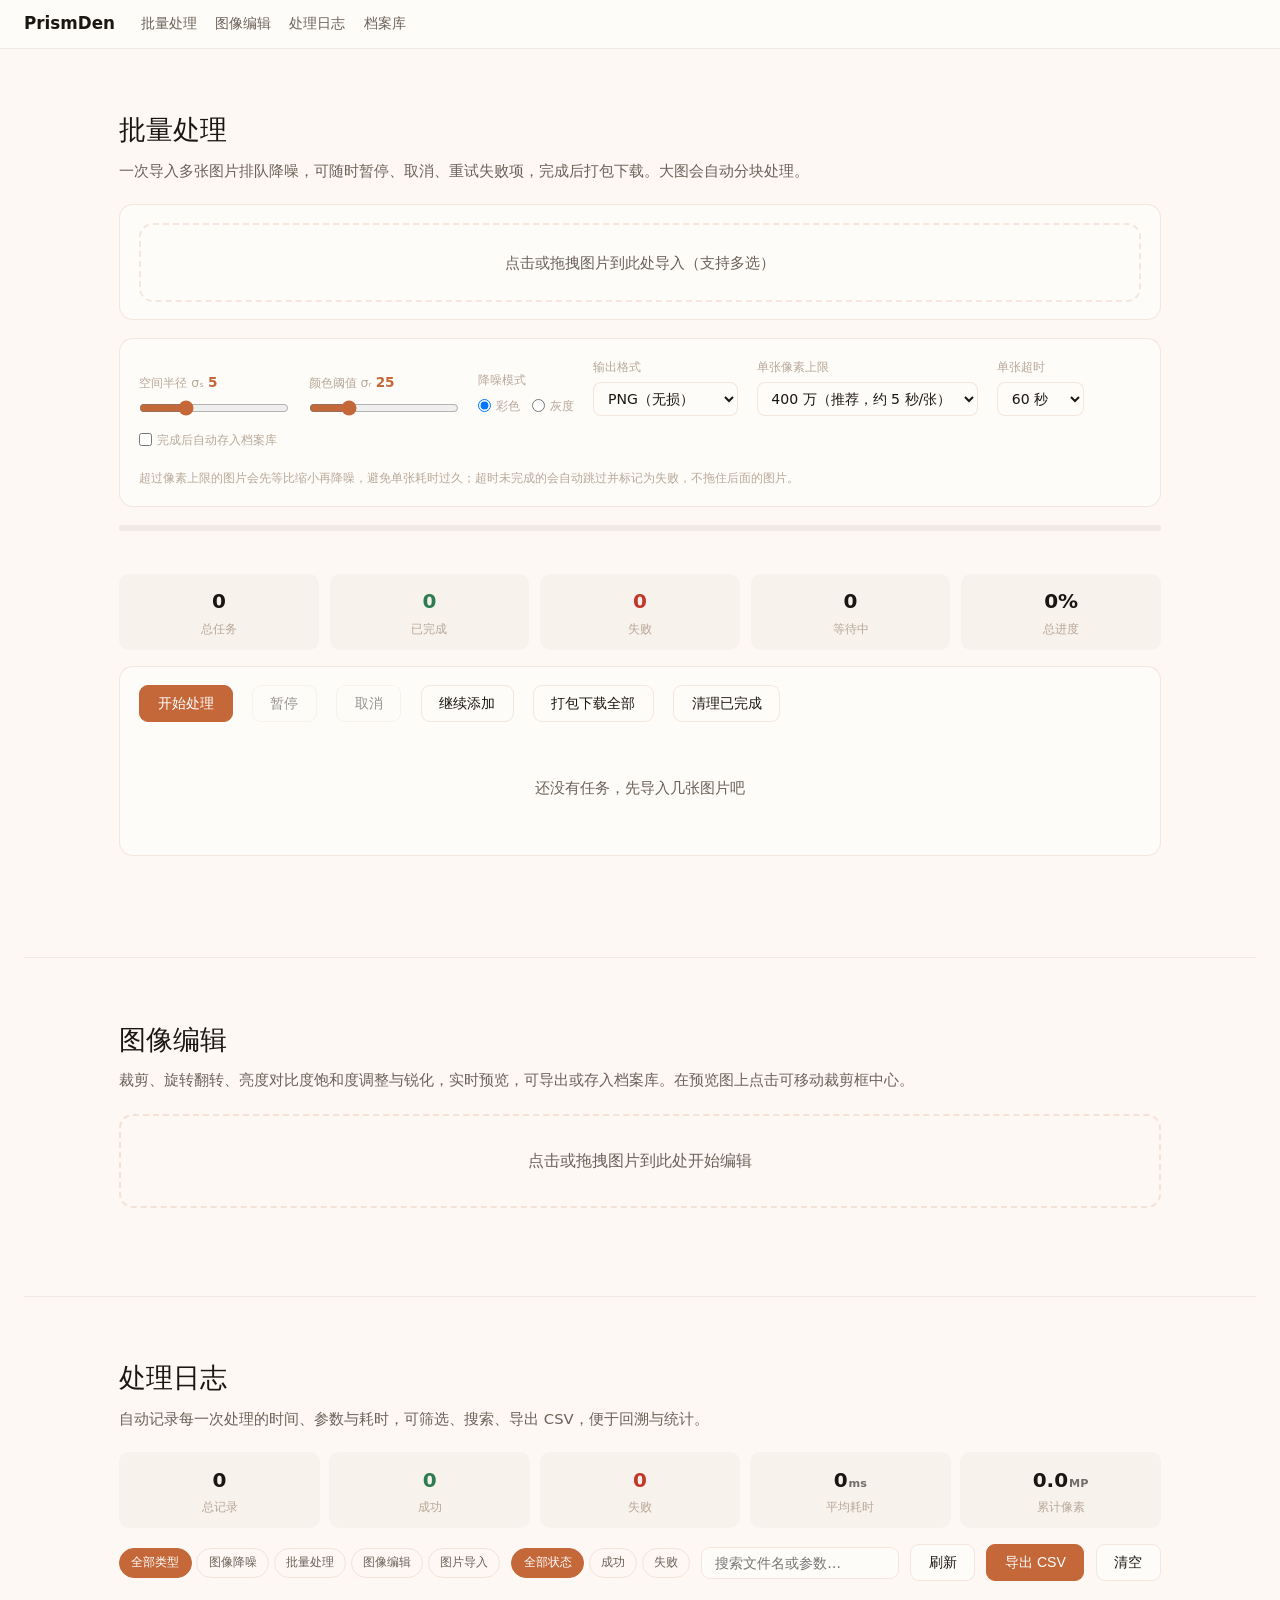
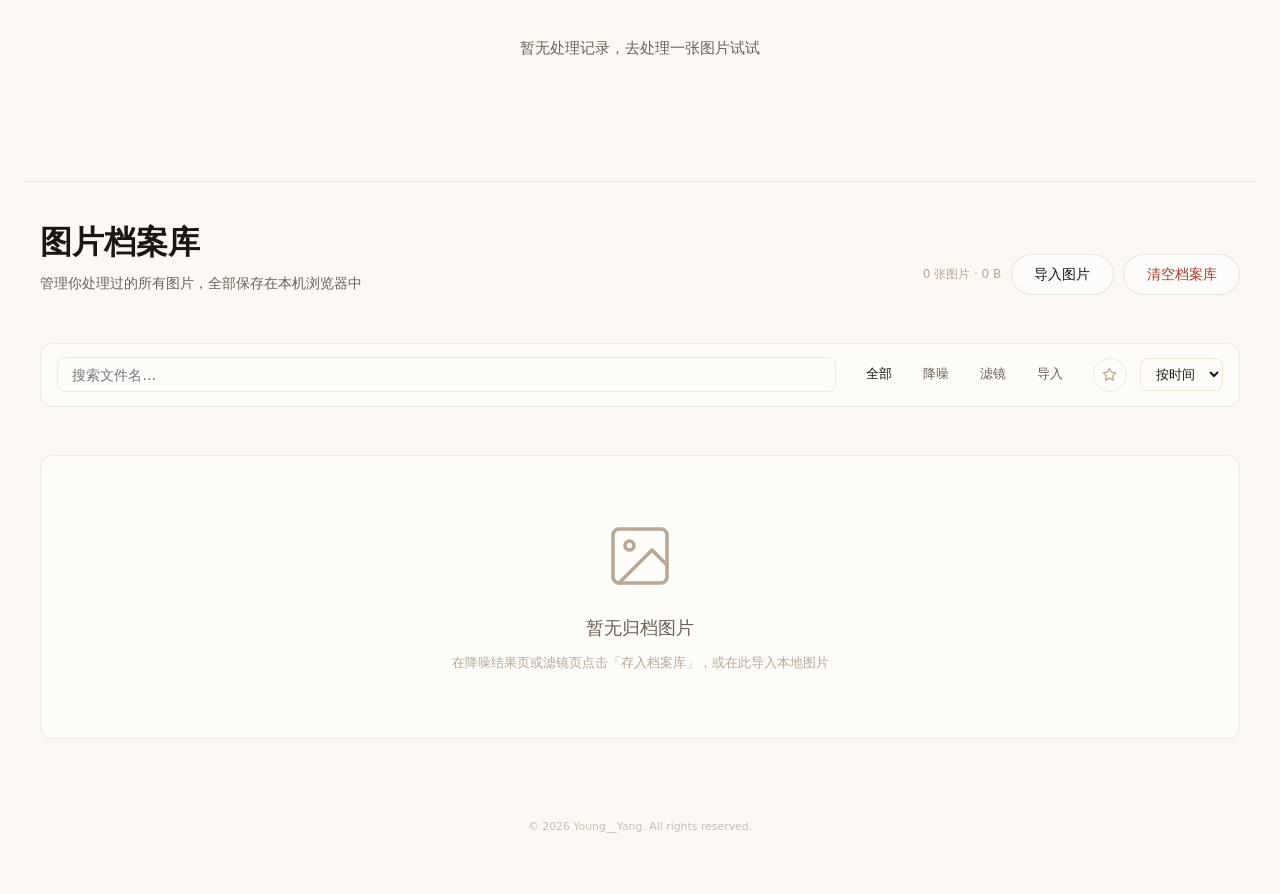
<file: index.html>
<!--
  PrismDen 棱镜降噪图像处理系统 V1.0
  单页主文档：集成批量降噪、图像编辑、处理日志、图片档案库四大功能区
  著作权人：Young__Yang
  完成日期：2026-09-28
  权利取得方式：原始取得  权利范围：全部权利
-->
<!DOCTYPE html>
<html lang="zh-CN">
<head>
  <meta charset="UTF-8" />
  <meta name="viewport" content="width=device-width, initial-scale=1.0" />
  <meta name="format-detection" content="telephone=no" />
  <meta name="color-scheme" content="light" />
  <title>PrismDen 棱镜降噪</title>
  <link rel="stylesheet" href="style.css" />
  <link rel="stylesheet" href="modules.css" />
  <link rel="stylesheet" href="archive.css" />
  <link rel="icon" href="./002.jpg" type="image/x-icon" />
</head>
<body>
<header class="topbar">
  <span class="topbar-brand">PrismDen</span>
  <nav class="topbar-nav">
    <a href="#sec-batch">批量处理</a>
    <a href="#sec-editor">图像编辑</a>
    <a href="#sec-log">处理日志</a>
    <a href="#sec-archive">档案库</a>
  </nav>
</header>

<main class="page">
<section class="sec" id="sec-batch">
  <main class="mod-main">
    <h2 class="mod-title">批量处理</h2>
    <p class="mod-sub">一次导入多张图片排队降噪，可随时暂停、取消、重试失败项，完成后打包下载。大图会自动分块处理。</p>

    <div class="mod-card">
      <div class="batch-zone" id="batchZone">
        <span>点击或拖拽图片到此处导入（支持多选）</span>
        <input type="file" id="batchFileInput" accept="image/*" multiple hidden />
      </div>
    </div>

    <div class="mod-card">
      <div class="mod-row">
        <div class="mod-field">
          <label><span>空间半径 σₛ</span> <span class="mod-val" id="batchSigmaSVal">5</span></label>
          <input type="range" id="batchSigmaS" min="1" max="15" value="5" />
        </div>
        <div class="mod-field">
          <label><span>颜色阈值 σᵣ</span> <span class="mod-val" id="batchSigmaRVal">25</span></label>
          <input type="range" id="batchSigmaR" min="1" max="100" value="25" />
        </div>
        <div class="mod-field">
          <label>降噪模式</label>
          <div style="display:flex; gap:0.8rem;">
            <label class="batch-radio"><input type="radio" name="batchMode" value="bilateral" checked /> <span>彩色</span></label>
            <label class="batch-radio"><input type="radio" name="batchMode" value="grayscale" /> <span>灰度</span></label>
          </div>
        </div>
        <div class="mod-field">
          <label>输出格式</label>
          <select id="batchFormat">
            <option value="png">PNG（无损）</option>
            <option value="jpeg">JPEG（体积小）</option>
            <option value="webp">WebP</option>
          </select>
        </div>
        <div class="mod-field hidden" id="batchQualityRow">
          <label><span>输出质量</span> <span class="mod-val" id="batchQualityVal">92</span></label>
          <input type="range" id="batchQuality" min="50" max="100" value="92" />
        </div>
        <div class="mod-field">
          <label>单张像素上限</label>
          <select id="batchMaxPixels">
            <option value="4000000" selected>400 万（推荐，约 5 秒/张）</option>
            <option value="8000000">800 万（约 11 秒/张）</option>
            <option value="12000000">1200 万（约 16 秒/张）</option>
            <option value="0">不限制（大图会很慢）</option>
          </select>
        </div>
        <div class="mod-field">
          <label>单张超时</label>
          <select id="batchTimeout">
            <option value="30">30 秒</option>
            <option value="60" selected>60 秒</option>
            <option value="180">180 秒</option>
            <option value="0">不限制</option>
          </select>
        </div>
        <div class="mod-field">
          <label class="batch-radio" style="padding-bottom:0.5rem;">
            <input type="checkbox" id="batchSaveArchive" /> <span>完成后自动存入档案库</span>
          </label>
        </div>
      </div>
      <p style="margin:0.7rem 0 0; font-size:0.76rem; color:var(--stone); line-height:1.6;">
        超过像素上限的图片会先等比缩小再降噪，避免单张耗时过久；超时未完成的会自动跳过并标记为失败，不拖住后面的图片。
      </p>
    </div>

    <div class="batch-overall"><div class="batch-overall-fill" id="batchOverallBar"></div></div>
    <div class="batch-queue-info" id="batchQueueInfo"></div>

    <div class="batch-summary" id="batchSummary"></div>

    <div class="mod-card">
      <div class="mod-row" style="margin-bottom:1rem;">
        <button class="mod-btn primary" id="batchStartBtn">开始处理</button>
        <button class="mod-btn" id="batchPauseBtn">暂停</button>
        <button class="mod-btn danger" id="batchCancelBtn">取消</button>
        <button class="mod-btn" id="batchPickBtn">继续添加</button>
        <button class="mod-btn" id="batchPackBtn">打包下载全部</button>
        <button class="mod-btn danger" id="batchClearBtn">清理已完成</button>
      </div>

      <div class="batch-list" id="batchList"></div>
      <div class="mod-empty hidden" id="batchEmpty">还没有任务，先导入几张图片吧</div>
    </div>
  </main>
</section>

<section class="sec" id="sec-editor">
  <main class="mod-main">
    <h2 class="mod-title">图像编辑</h2>
    <p class="mod-sub">裁剪、旋转翻转、亮度对比度饱和度调整与锐化，实时预览，可导出或存入档案库。在预览图上点击可移动裁剪框中心。</p>

    <div class="editor-zone" id="editorZone">
      <span>点击或拖拽图片到此处开始编辑</span>
      <input type="file" id="editorFileInput" accept="image/*" hidden />
    </div>

    <div class="editor-layout hidden" id="editorStageWrap" style="margin-top:1.2rem;">
      <div class="editor-stage" id="editorStage">
        <canvas id="editorCanvas"></canvas>
      </div>

      <div class="editor-panel hidden" id="editorPanel">
        <div class="mod-card" style="margin:0;">
          <div class="editor-group" style="border-top:none; padding-top:0;">
            <div class="editor-group-title">裁剪</div>
            <div class="editor-slider-row">
              <span>比例</span>
              <select id="editorCropRatio">
                <option value="origin">原图比例</option>
                <option value="1:1">1:1 方形</option>
                <option value="4:3">4:3</option>
                <option value="3:2">3:2</option>
                <option value="16:9">16:9</option>
              </select>
            </div>
            <div class="editor-slider-row">
              <span>取景</span>
              <input type="range" id="editorCropScale" min="30" max="100" value="100" />
              <span class="mod-val" id="editorCropScaleVal">100%</span>
            </div>
          </div>

          <div class="editor-group">
            <div class="editor-group-title">旋转与翻转</div>
            <div class="editor-slider-row">
              <span>角度</span>
              <select id="editorRotate">
                <option value="0">0°</option>
                <option value="90">90°</option>
                <option value="180">180°</option>
                <option value="270">270°</option>
              </select>
            </div>
            <div class="mod-row">
              <button class="mod-btn" id="editorFlipH">水平翻转</button>
              <button class="mod-btn" id="editorFlipV">垂直翻转</button>
            </div>
          </div>

          <div class="editor-group">
            <div class="editor-group-title">色彩调整</div>
            <div class="editor-slider-row">
              <span>亮度</span>
              <input type="range" id="editorBrightness" min="-100" max="100" value="0" />
              <span class="mod-val" id="editorBrightnessVal">0</span>
            </div>
            <div class="editor-slider-row">
              <span>对比</span>
              <input type="range" id="editorContrast" min="-100" max="100" value="0" />
              <span class="mod-val" id="editorContrastVal">0</span>
            </div>
            <div class="editor-slider-row">
              <span>饱和</span>
              <input type="range" id="editorSaturation" min="-100" max="100" value="0" />
              <span class="mod-val" id="editorSaturationVal">0</span>
            </div>
            <div class="editor-slider-row">
              <span>锐化</span>
              <input type="range" id="editorSharpen" min="0" max="100" value="0" />
              <span class="mod-val" id="editorSharpenVal">0</span>
            </div>
          </div>

          <div class="editor-group">
            <div class="editor-group-title">预设风格</div>
            <select id="editorPreset" style="width:100%;">
              <option value="none">不使用</option>
              <option value="vivid">鲜艳</option>
              <option value="mono">黑白</option>
              <option value="retro">复古</option>
            </select>
          </div>

          <div class="editor-group">
            <div class="editor-group-title">输出</div>
            <select id="editorFormat" style="width:100%; margin-bottom:0.6rem;">
              <option value="png">PNG</option>
              <option value="jpeg">JPEG</option>
              <option value="webp">WebP</option>
            </select>
            <div class="mod-row">
              <button class="mod-btn primary" id="editorDownloadBtn">导出图片</button>
              <button class="mod-btn" id="editorArchiveBtn">存档案库</button>
              <button class="mod-btn" id="editorPickBtn">更换图片</button>
              <button class="mod-btn danger" id="editorResetBtn">重置参数</button>
            </div>
          </div>
        </div>
      </div>
    </div>

    <div class="editor-info" id="editorInfo"></div>
    <div style="display:none;" id="editorFileName"></div>
  </main>
</section>

<section class="sec" id="sec-log">
  <main class="mod-main">
    <h2 class="mod-title">处理日志</h2>
    <p class="mod-sub">自动记录每一次处理的时间、参数与耗时，可筛选、搜索、导出 CSV，便于回溯与统计。</p>

    <div class="log-stats" id="logStats"></div>

    <div class="log-toolbar">
      <div class="log-tabs" id="logTypeTabs">
        <button class="log-tab active" data-value="all">全部类型</button>
        <button class="log-tab" data-value="denoise">图像降噪</button>
        <button class="log-tab" data-value="batch">批量处理</button>
        <button class="log-tab" data-value="edit">图像编辑</button>
        <button class="log-tab" data-value="import">图片导入</button>
      </div>
      <div class="log-tabs" id="logStatusTabs">
        <button class="log-tab active" data-value="all">全部状态</button>
        <button class="log-tab" data-value="success">成功</button>
        <button class="log-tab" data-value="error">失败</button>
      </div>
      <input type="text" class="log-search" id="logSearch" placeholder="搜索文件名或参数…" />
      <button class="mod-btn" id="logRefreshBtn">刷新</button>
      <button class="mod-btn primary" id="logExportBtn">导出 CSV</button>
      <button class="mod-btn danger" id="logClearBtn">清空</button>
    </div>

    <div class="log-list" id="logList"></div>
    <div class="mod-empty hidden" id="logEmpty">暂无处理记录，去处理一张图片试试</div>
  </main>
</section>

<section class="sec" id="sec-archive">
  <main class="page-main archive-main">

    <div class="archive-header">
      <div>
        <h2 class="archive-title">图片档案库</h2>
        <p class="archive-subtitle">管理你处理过的所有图片，全部保存在本机浏览器中</p>
      </div>
      <div class="archive-header-actions">
        <span class="archive-storage" id="archiveStorage"></span>
        <button class="btn btn-ghost" id="archiveImportBtn">导入图片</button>
        <button class="btn btn-ghost archive-danger" id="archiveClearBtn">清空档案库</button>
        <input type="file" id="archiveFileInput" accept="image/*" multiple hidden />
      </div>
    </div>

    <div class="archive-toolbar glass-card">
      <input type="text" class="archive-search" id="archiveSearch" placeholder="搜索文件名…" />
      <div class="archive-tabs" id="archiveSourceTabs">
        <button class="archive-tab active" data-source="all">全部</button>
        <button class="archive-tab" data-source="denoise">降噪</button>
        <button class="archive-tab" data-source="filter">滤镜</button>
        <button class="archive-tab" data-source="import">导入</button>
        <div class="archive-tab-pill" id="archiveTabPill"></div>
      </div>
      <button class="archive-fav-toggle" id="archiveFavToggle" title="只看收藏">
        <svg viewBox="0 0 24 24" fill="none" stroke="currentColor" stroke-width="2" stroke-linecap="round" stroke-linejoin="round"><polygon points="12 2 15.09 8.26 22 9.27 17 14.14 18.18 21.02 12 17.77 5.82 21.02 7 14.14 2 9.27 8.91 8.26 12 2"></polygon></svg>
      </button>
      <select class="archive-sort" id="archiveSort">
        <option value="time">按时间</option>
        <option value="name">按名称</option>
        <option value="size">按大小</option>
      </select>
    </div>

    <div class="archive-empty glass-card" id="archiveEmpty">
      <svg width="72" height="72" viewBox="0 0 24 24" fill="none" stroke="currentColor" stroke-width="1.2" stroke-linecap="round" stroke-linejoin="round">
        <rect x="3" y="3" width="18" height="18" rx="2"/><circle cx="8.5" cy="8.5" r="1.5"/><path d="M21 15l-5-5L5 21"/>
      </svg>
      <p class="archive-empty-title">暂无归档图片</p>
      <p class="archive-empty-hint">在降噪结果页或滤镜页点击「存入档案库」，或在此导入本地图片</p>
    </div>

    <div class="archive-grid" id="archiveGrid"></div>

  </main>

  <div class="archive-modal-backdrop" id="archiveModalBackdrop">
    <div class="archive-modal" id="archiveModal">
      <button class="archive-modal-close" id="archiveModalClose" aria-label="关闭">&times;</button>
      <div class="archive-modal-img-wrap"><img id="archiveModalImg" alt="preview" /></div>
      <div class="archive-modal-side">
        <h3 class="archive-modal-name" id="archiveModalName">--</h3>
        <div class="archive-modal-meta">
          <div class="archive-meta-row"><span>来源</span><em id="archiveModalSource">--</em></div>
          <div class="archive-meta-row"><span>尺寸</span><em id="archiveModalDims">--</em></div>
          <div class="archive-meta-row"><span>大小</span><em id="archiveModalBytes">--</em></div>
          <div class="archive-meta-row"><span>归档时间</span><em id="archiveModalDate">--</em></div>
        </div>
        <div class="archive-modal-tags">
          <label>标签</label>
        <input type="text" id="archiveModalTags" placeholder="用逗号分隔" />
        </div>
        <div class="archive-modal-actions">
          <button class="btn btn-primary" id="archiveModalDownload">下载</button>
          <button class="btn btn-ghost" id="archiveModalFav">收藏</button>
          <button class="btn btn-ghost archive-danger" id="archiveModalDelete">删除</button>
        </div>
      </div>
    </div>
  </div>

  <div class="archive-drop-hint" id="archiveDropHint">松开鼠标，导入图片</div>
</section>

</main>

<div class="site-footer">&copy; 2026 Young__Yang. All rights reserved.</div>

<div class="toast-container" id="toastContainer">
  <div class="toast hidden" id="toast"></div>
</div>

<script src="main.js"></script>
<script src="history.js"></script>
<script src="batch.js"></script>
<script src="editor.js"></script>
<script src="archive.js"></script>
</body>
</html>
</file>
<file: style.css>
/*
 * PrismDen 棱镜降噪图像处理系统 V1.0
 * 全局样式表：色彩变量体系、单页版式、通用按钮与提示条
 * 著作权人：Young__Yang
 * 完成日期：2026-09-28
 * 权利取得方式：原始取得  权利范围：全部权利
 */

*,
*::before,
*::after {
  margin: 0;
  padding: 0;
  box-sizing: border-box;
}

:root {
  --cream: #FDF8F4;
  --warm-white: #FEFCF9;
  --sand: #E8E0D4;
  --stone: #B8A898;
  --ink: #1A1612;
  --ink-light: #3D362E;
  --ink-faded: #6B6158;

  --orange: #C4683A;
  --orange-light: #D4825A;
  --orange-dark: #A04D28;
  --orange-border: rgba(196, 104, 58, 0.15);

  --font-display: Georgia, 'Songti SC', 'SimSun', serif;
  --font-body: system-ui, -apple-system, 'PingFang SC', 'Microsoft YaHei', sans-serif;

  --radius-sm: 8px;
  --radius: 12px;
  --radius-lg: 20px;

  --shadow-sm: 0 1px 3px rgba(26, 22, 18, 0.06);
  --shadow-md: 0 4px 16px rgba(26, 22, 18, 0.08);
}

html {
  scroll-behavior: smooth;
  overflow-x: hidden;
}

body {
  font-family: var(--font-body);
  background: var(--cream);
  color: var(--ink);
  line-height: 1.6;
  font-weight: 300;
  min-height: 100vh;
  overflow-x: hidden;
  padding-bottom: 2.5rem;
}

input,
textarea,
select {
  font-family: inherit;
  user-select: text;
}

/* 顶部锚点导航条 */
.topbar {
  position: sticky;
  top: 0;
  z-index: 50;
  display: flex;
  align-items: center;
  gap: 1.6rem;
  flex-wrap: wrap;
  padding: 0.65rem 1.5rem;
  background: var(--warm-white);
  border-bottom: 1px solid rgba(184, 168, 152, 0.22);
}

.topbar-brand {
  font-weight: 700;
  font-size: 1.05rem;
  color: var(--ink);
  white-space: nowrap;
}

.topbar-nav {
  display: flex;
  gap: 1.15rem;
  flex-wrap: wrap;
}

.topbar-nav a {
  color: var(--ink-faded);
  text-decoration: none;
  font-size: 0.85rem;
}

.topbar-nav a:hover {
  color: var(--orange);
}

/* 单页主体：各功能区纵向堆叠 */
.page {
  max-width: 1300px;
  margin: 0 auto;
  padding: 0 1.5rem;
}

.sec {
  padding: 2.2rem 0;
  border-bottom: 1px solid rgba(184, 168, 152, 0.18);
}

.sec:last-child {
  border-bottom: none;
}

.page-main {
  width: 100%;
  margin: 0 auto;
  display: flex;
  flex-direction: column;
  gap: 1.5rem;
}

.glass-card {
  background: var(--warm-white);
  border: 1px solid rgba(184, 168, 152, 0.22);
  border-radius: var(--radius);
}

.site-footer {
  text-align: center;
  font-size: 0.68rem;
  color: rgba(140, 120, 100, 0.45);
  padding: 1.2rem 1rem;
}

/* 通用按钮 */
.btn {
  padding: 0.6rem 1.4rem;
  border: 1px solid rgba(184, 168, 152, 0.3);
  border-radius: 100px;
  background: #fff;
  color: var(--ink);
  font-size: 0.88rem;
  font-weight: 500;
  font-family: inherit;
  cursor: pointer;
  display: inline-flex;
  align-items: center;
  gap: 0.4rem;
}

.btn:hover {
  border-color: rgba(184, 168, 152, 0.55);
}

.btn-ghost {
  background: rgba(255, 255, 255, 0.6);
}

.btn-primary {
  background: var(--orange);
  border-color: var(--orange);
  color: #fff;
}

.btn-primary:hover {
  background: var(--orange-dark);
  border-color: var(--orange-dark);
}

/* 提示条 */
.toast-container {
  position: fixed;
  top: 80px;
  right: 20px;
  z-index: 3000;
  display: flex;
  flex-direction: column;
  gap: 0.5rem;
}

.toast {
  padding: 0.7rem 1.3rem;
  border-radius: var(--radius);
  font-size: 0.85rem;
  color: #fff;
  background: #141210;
  pointer-events: none;
}

.toast.show.success {
  background: #27ae60;
}

.toast.show.error {
  background: #e74c3c;
}

.hidden {
  display: none !important;
}

@media (max-width: 768px) {
  .topbar {
    gap: 0.8rem;
    padding: 0.6rem 1rem;
  }

  .topbar-nav {
    gap: 0.85rem;
  }

  .topbar-nav a {
    font-size: 0.78rem;
  }

  .page {
    padding: 0 0.8rem;
  }

  .toast-container {
    top: auto;
    bottom: 16px;
    right: 8px;
    left: 8px;
  }

  .toast {
    font-size: 0.78rem;
    text-align: center;
  }
}
</file>
<file: modules.css>
/*
 * PrismDen 棱镜降噪图像处理系统 V1.0
 * 功能模块样式表：批量处理、图像编辑、处理日志三模块界面样式
 * 著作权人：Young__Yang
 * 完成日期：2026-09-28
 * 权利取得方式：原始取得  权利范围：全部权利
 */

.mod-main {
  max-width: 1080px;
  margin: 0 auto;
  padding: 1.6rem 1.2rem 3rem;
}
.mod-title {
  font-family: var(--font-display, serif);
  font-size: 1.7rem;
  font-weight: 300;
  color: var(--ink);
  margin: 0 0 0.35rem;
}
.mod-sub {
  color: var(--ink-faded);
  font-size: 0.92rem;
  margin: 0 0 1.4rem;
  line-height: 1.6;
}
.mod-card {
  background: var(--warm-white, #fffaf5);
  border: 1px solid var(--orange-border, rgba(184, 168, 152, 0.22));
  border-radius: 14px;
  padding: 1.1rem 1.2rem;
  margin-bottom: 1.1rem;
}
.mod-row {
  display: flex;
  flex-wrap: wrap;
  gap: 0.9rem 1.2rem;
  align-items: flex-end;
}
.mod-field {
  display: flex;
  flex-direction: column;
  gap: 0.35rem;
}
.mod-field label {
  font-size: 0.78rem;
  color: var(--stone, #8c7a68);
}
.mod-field input[type="range"] {
  width: 150px;
  accent-color: var(--orange, #c4683a);
}
.mod-field select,
.mod-field input[type="number"] {
  padding: 0.42rem 0.6rem;
  border: 1px solid var(--orange-border, rgba(184, 168, 152, 0.35));
  border-radius: 8px;
  background: var(--warm-white, #fffaf5);
  color: var(--ink);
  font-size: 0.88rem;
}
.mod-val {
  font-variant-numeric: tabular-nums;
  color: var(--orange, #c4683a);
  font-weight: 600;
  font-size: 0.85rem;
}
.mod-btn {
  padding: 0.5rem 1.1rem;
  border-radius: 9px;
  border: 1px solid var(--orange-border, rgba(184, 168, 152, 0.35));
  background: var(--warm-white, #fffaf5);
  color: var(--ink);
  font-size: 0.88rem;
  cursor: pointer;
}
.mod-btn:disabled {
  opacity: 0.45;
  cursor: not-allowed;
}
.mod-btn.primary {
  background: var(--orange, #c4683a);
  border-color: var(--orange, #c4683a);
  color: #fff;
}
.mod-empty {
  text-align: center;
  color: var(--ink-faded);
  font-size: 0.92rem;
  padding: 2.4rem 1rem;
}
.batch-zone {
  border: 2px dashed var(--orange-border, rgba(184, 168, 152, 0.45));
  border-radius: 14px;
  padding: 1.6rem 1rem;
  text-align: center;
  cursor: pointer;
  color: var(--ink-faded);
  font-size: 0.92rem;
  background: var(--warm-white, #fffaf5);
}
.batch-zone.drag-over {
  border-color: var(--orange, #c4683a);
  color: var(--orange, #c4683a);
  background: rgba(196, 104, 58, 0.05);
}
.batch-overall {
  height: 6px;
  border-radius: 3px;
  background: rgba(184, 168, 152, 0.18);
  overflow: hidden;
  margin-bottom: 1rem;
}
.batch-overall-fill {
  height: 100%;
  width: 0;
  background: var(--orange, #c4683a);
}
.batch-queue-info {
  min-height: 1.1rem;
  font-size: 0.8rem;
  color: var(--orange, #c4683a);
  margin-bottom: 0.6rem;
  overflow: hidden;
  text-overflow: ellipsis;
  white-space: nowrap;
}
.batch-summary {
  display: flex;
  flex-wrap: wrap;
  gap: 0.7rem;
  margin-bottom: 1rem;
}
.batch-stat,
.log-stat {
  flex: 1 1 100px;
  display: flex;
  flex-direction: column;
  align-items: center;
  gap: 0.15rem;
  padding: 0.7rem 0.5rem;
  border-radius: 10px;
  background: rgba(184, 168, 152, 0.08);
  font-size: 0.75rem;
  color: var(--stone, #8c7a68);
}
.batch-stat-num,
.log-stat-num {
  font-size: 1.25rem;
  font-weight: 600;
  color: var(--ink);
  font-variant-numeric: tabular-nums;
}
.batch-stat.ok .batch-stat-num,
.log-stat.ok .log-stat-num {
  color: #2e7d52;
}
.batch-stat.err .batch-stat-num,
.log-stat.err .log-stat-num {
  color: #c0392b;
}
.batch-list {
  display: flex;
  flex-direction: column;
  gap: 0.6rem;
}
.batch-task {
  display: flex;
  gap: 0.85rem;
  align-items: center;
  padding: 0.7rem 0.85rem;
  border-radius: 12px;
  border: 1px solid var(--orange-border, rgba(184, 168, 152, 0.22));
  background: var(--warm-white, #fffaf5);
}
.batch-task.status-running {
  border-color: var(--orange, #c4683a);
}
.batch-task.status-error {
  border-color: rgba(192, 57, 43, 0.5);
}
.batch-task-thumb {
  width: 54px;
  height: 54px;
  flex: 0 0 54px;
  border-radius: 8px;
  overflow: hidden;
  background: rgba(184, 168, 152, 0.12);
  display: flex;
  align-items: center;
  justify-content: center;
}
.batch-task-thumb img {
  width: 100%;
  height: 100%;
  object-fit: cover;
  display: block;
}
.batch-task-thumb-ph {
  font-size: 0.72rem;
  color: var(--stone, #8c7a68);
}
.batch-task-body {
  flex: 1;
  min-width: 0;
}
.batch-task-name {
  font-size: 0.9rem;
  font-weight: 500;
  color: var(--ink);
  margin-bottom: 0.25rem;
  overflow: hidden;
  text-overflow: ellipsis;
  white-space: nowrap;
}
.batch-task-meta {
  display: flex;
  flex-wrap: wrap;
  gap: 0.5rem 0.8rem;
  font-size: 0.74rem;
  color: var(--stone, #8c7a68);
  margin-bottom: 0.35rem;
}
.batch-task-err {
  color: #c0392b;
}
.batch-task-bar {
  height: 4px;
  border-radius: 2px;
  background: rgba(184, 168, 152, 0.18);
  overflow: hidden;
}
.batch-task-bar-fill {
  height: 100%;
  width: 0;
  background: var(--orange, #c4683a);
}
.batch-task-actions {
  display: flex;
  gap: 0.35rem;
  flex-shrink: 0;
}
.batch-btn-mini {
  padding: 0.3rem 0.6rem;
  font-size: 0.74rem;
  border-radius: 7px;
  border: 1px solid var(--orange-border, rgba(184, 168, 152, 0.35));
  background: transparent;
  color: var(--ink);
  cursor: pointer;
}
.batch-radio {
  display: inline-flex;
  align-items: center;
  gap: 0.3rem;
  font-size: 0.85rem;
  color: var(--ink);
  cursor: pointer;
}
.editor-zone {
  border: 2px dashed var(--orange-border, rgba(184, 168, 152, 0.45));
  border-radius: 14px;
  padding: 2rem 1rem;
  text-align: center;
  cursor: pointer;
  color: var(--ink-faded);
}
.editor-zone.drag-over {
  border-color: var(--orange, #c4683a);
  color: var(--orange, #c4683a);
  background: rgba(196, 104, 58, 0.05);
}
.editor-layout {
  display: flex;
  gap: 1.2rem;
  align-items: flex-start;
}
.editor-stage {
  flex: 1 1 auto;
  min-width: 0;
  background: rgba(184, 168, 152, 0.08);
  border-radius: 12px;
  padding: 0.6rem;
  display: flex;
  align-items: center;
  justify-content: center;
}
#editorCanvas {
  max-width: 100%;
  height: auto;
  border-radius: 8px;
  cursor: crosshair;
}
.editor-panel {
  flex: 0 0 250px;
  display: flex;
  flex-direction: column;
  gap: 0.85rem;
}
.editor-group {
  border-top: 1px solid var(--orange-border, rgba(184, 168, 152, 0.22));
  padding-top: 0.7rem;
}
.editor-group-title {
  font-size: 0.76rem;
  color: var(--stone, #8c7a68);
  margin-bottom: 0.5rem;
}
.editor-slider-row {
  display: flex;
  align-items: center;
  justify-content: space-between;
  gap: 0.5rem;
  margin-bottom: 0.4rem;
  font-size: 0.8rem;
  color: var(--ink);
}
.editor-slider-row input[type="range"] {
  flex: 1;
  accent-color: var(--orange, #c4683a);
}
.editor-info {
  font-size: 0.76rem;
  color: var(--stone, #8c7a68);
  text-align: center;
  padding-top: 0.3rem;
}
.log-toolbar {
  display: flex;
  flex-wrap: wrap;
  gap: 0.7rem;
  align-items: center;
  margin-bottom: 1rem;
}
.log-tabs {
  display: flex;
  gap: 0.3rem;
  flex-wrap: wrap;
}
.log-tab {
  padding: 0.34rem 0.7rem;
  font-size: 0.78rem;
  border-radius: 20px;
  border: 1px solid var(--orange-border, rgba(184, 168, 152, 0.32));
  background: transparent;
  color: var(--ink-faded);
  cursor: pointer;
}
.log-tab.active {
  background: var(--orange, #c4683a);
  border-color: var(--orange, #c4683a);
  color: #fff;
}
.log-search {
  flex: 1 1 180px;
  min-width: 150px;
  padding: 0.45rem 0.8rem;
  border: 1px solid var(--orange-border, rgba(184, 168, 152, 0.32));
  border-radius: 9px;
  background: var(--warm-white, #fffaf5);
  color: var(--ink);
  font-size: 0.86rem;
}
.log-stats {
  display: flex;
  gap: 0.6rem;
  margin-bottom: 1rem;
  flex-wrap: wrap;
}
.log-stat-num i {
  font-size: 0.7rem;
  font-style: normal;
  opacity: 0.6;
  margin-left: 1px;
}
.log-list {
  display: flex;
  flex-direction: column;
  gap: 0.5rem;
}
.log-item {
  display: flex;
  gap: 0.8rem;
  align-items: center;
  padding: 0.6rem 0.8rem;
  border-radius: 11px;
  border: 1px solid var(--orange-border, rgba(184, 168, 152, 0.22));
  background: var(--warm-white, #fffaf5);
}
.log-item.status-error {
  border-color: rgba(192, 57, 43, 0.4);
}
.log-thumb {
  width: 44px;
  height: 44px;
  flex: 0 0 44px;
  border-radius: 7px;
  overflow: hidden;
  background: rgba(184, 168, 152, 0.12);
  display: flex;
  align-items: center;
  justify-content: center;
}
.log-thumb img {
  width: 100%;
  height: 100%;
  object-fit: cover;
  display: block;
}
.log-thumb-ph {
  font-size: 0.66rem;
  color: var(--stone, #8c7a68);
}
.log-main {
  flex: 1;
  min-width: 0;
}
.log-line1 {
  display: flex;
  gap: 0.5rem;
  align-items: center;
  margin-bottom: 0.2rem;
}
.log-type {
  font-size: 0.7rem;
  padding: 0.12rem 0.45rem;
  border-radius: 5px;
  background: rgba(196, 104, 58, 0.12);
  color: var(--orange, #c4683a);
  flex-shrink: 0;
}
.log-name {
  font-size: 0.86rem;
  color: var(--ink);
  overflow: hidden;
  text-overflow: ellipsis;
  white-space: nowrap;
}
.log-status {
  font-size: 0.7rem;
  color: #2e7d52;
  flex-shrink: 0;
}
.log-item.status-error .log-status {
  color: #c0392b;
}
.log-line2 {
  display: flex;
  gap: 0.7rem;
  font-size: 0.72rem;
  color: var(--stone, #8c7a68);
  margin-bottom: 0.15rem;
  flex-wrap: wrap;
}
.log-line3 {
  font-size: 0.72rem;
  color: var(--ink-faded);
  overflow: hidden;
  text-overflow: ellipsis;
  white-space: nowrap;
}
.log-err {
  color: #c0392b;
}
.log-del {
  flex-shrink: 0;
  width: 26px;
  height: 26px;
  border-radius: 50%;
  border: 1px solid transparent;
  background: transparent;
  color: var(--stone, #8c7a68);
  font-size: 1rem;
  line-height: 1;
  cursor: pointer;
}

@media (max-width: 900px) {
.editor-layout {
    flex-direction: column;
  }
.editor-panel {
    flex: 1 1 auto;
    width: 100%;
  }
}

@media (max-width: 768px) {
.mod-main {
    padding: 1.2rem 0.9rem 2.5rem;
  }
.mod-title {
    font-size: 1.45rem;
  }
.batch-task {
    flex-wrap: wrap;
  }
.batch-task-actions {
    width: 100%;
    justify-content: flex-end;
  }
.mod-field input[type="range"] {
    width: 120px;
  }
.log-line3 {
    white-space: normal;
  }
}
</file>
<file: archive.css>
/*
 * PrismDen 棱镜降噪图像处理系统 V1.0
 * 档案库样式表：图片卡片网格、弹窗与拖拽提示样式
 * 著作权人：Young__Yang
 * 完成日期：2026-09-28
 * 权利取得方式：原始取得  权利范围：全部权利
 */

.archive-main {
  max-width: 1200px;
}
.archive-header {
  display: flex;
  align-items: flex-end;
  justify-content: space-between;
  flex-wrap: wrap;
  gap: 1rem;
  margin-bottom: 1.5rem;
}
.archive-title {
  font-family: var(--font-display);
  font-size: 2rem;
  font-weight: 700;
  color: var(--ink);
  margin-bottom: 0.25rem;
}
.archive-subtitle {
  font-size: 0.875rem;
  color: var(--ink-faded);
  font-weight: 300;
}
.archive-header-actions {
  display: flex;
  align-items: center;
  gap: 0.6rem;
  flex-wrap: wrap;
}
.archive-storage {
  font-size: 0.75rem;
  color: var(--stone);
}
.archive-danger {
  color: #a33a2a;
}
.archive-toolbar {
  display: flex;
  align-items: center;
  gap: 0.8rem;
  flex-wrap: wrap;
  padding: 0.8rem 1rem;
  margin-bottom: 1.5rem;
}
.archive-search {
  flex: 1 1 180px;
  min-width: 150px;
  padding: 0.55rem 0.9rem;
  font-size: 0.85rem;
  color: var(--ink);
  background: var(--warm-white);
  border: 1px solid var(--orange-border);
  border-radius: var(--radius-md, 8px);
  outline: none;
}
.archive-search:focus {
  border-color: var(--orange);
}
.archive-tabs {
  position: relative;
  display: flex;
  gap: 2px;
  padding: 3px;
  background: var(--orange-ghost);
  border-radius: 100px;
}
.archive-tab {
  position: relative;
  z-index: 1;
  padding: 0.42rem 0.9rem;
  font-size: 0.8rem;
  color: var(--ink-faded);
  background: none;
  border: none;
  border-radius: 100px;
  cursor: pointer;
  white-space: nowrap;
}
.archive-tab.active {
  color: var(--ink);
  font-weight: 500;
}
.archive-tab-pill {
  position: absolute;
  top: 3px;
  bottom: 3px;
  left: 3px;
  width: 0;
  background: var(--warm-white);
  border-radius: 100px;
  pointer-events: none;
}
.archive-fav-toggle {
  display: flex;
  align-items: center;
  justify-content: center;
  width: 34px;
  height: 34px;
  color: var(--stone);
  background: none;
  border: 1px solid var(--orange-border);
  border-radius: 50%;
  cursor: pointer;
}
.archive-fav-toggle svg {
  width: 15px;
  height: 15px;
}
.archive-fav-toggle.active {
  color: var(--orange);
  border-color: var(--orange);
  background: var(--orange-ghost);
}
.archive-sort {
  padding: 0.45rem 0.7rem;
  font-size: 0.8rem;
  color: var(--ink);
  background: var(--warm-white);
  border: 1px solid var(--orange-border);
  border-radius: var(--radius-md, 8px);
  outline: none;
  cursor: pointer;
}
.archive-empty {
  display: none;
  flex-direction: column;
  align-items: center;
  gap: 0.6rem;
  padding: 4rem 2rem;
  text-align: center;
  color: var(--stone);
}
.archive-empty.show {
  display: flex;
}
.archive-empty-title {
  font-size: 1.1rem;
  font-weight: 500;
  color: var(--ink-faded);
  margin-top: 0.8rem;
}
.archive-empty-hint {
  font-size: 0.82rem;
  color: var(--stone);
  max-width: 420px;
  line-height: 1.7;
}
.archive-grid {
  display: grid;
  grid-template-columns: repeat(auto-fill, minmax(200px, 1fr));
  gap: 1.1rem;
}
.archive-card {
  position: relative;
  overflow: hidden;
  background: var(--warm-white);
  border: 1px solid var(--orange-border);
  border-radius: var(--radius-lg, 14px);
  cursor: pointer;
}
.archive-card-thumb {
  width: 100%;
  aspect-ratio: 4 / 3;
  object-fit: cover;
  display: block;
  background: var(--orange-ghost);
}
.archive-card-info {
  display: flex;
  align-items: center;
  gap: 0.5rem;
  padding: 0.6rem 0.8rem;
}
.archive-card-name {
  flex: 1;
  min-width: 0;
  font-size: 0.78rem;
  color: var(--ink);
  white-space: nowrap;
  overflow: hidden;
  text-overflow: ellipsis;
}
.archive-card-src {
  flex-shrink: 0;
  padding: 0.15rem 0.5rem;
  font-size: 0.65rem;
  font-weight: 500;
  color: var(--orange);
  background: var(--orange-ghost);
  border-radius: 100px;
}
.archive-card-fav {
  position: absolute;
  top: 0.5rem;
  right: 0.5rem;
  display: none;
  align-items: center;
  justify-content: center;
  width: 26px;
  height: 26px;
  color: #fff;
  background: rgba(196,104,58,0.9);
  border-radius: 50%;
}
.archive-card.is-fav .archive-card-fav {
  display: flex;
}
.archive-card-fav svg {
  width: 13px;
  height: 13px;
  fill: currentColor;
}
.archive-modal-backdrop {
  position: fixed;
  inset: 0;
  z-index: 2000;
  display: none;
  align-items: center;
  justify-content: center;
  padding: 2rem;
  background: rgba(30,20,12,0.55);
}
.archive-modal-backdrop.show {
  display: flex;
}
.archive-modal {
  display: flex;
  position: relative;
  width: min(920px, 100%);
  max-height: 86vh;
  overflow: hidden;
  background: var(--warm-white);
  border-radius: 18px;
}
.archive-modal-img-wrap {
  flex: 1.4;
  display: flex;
  align-items: center;
  justify-content: center;
  min-width: 0;
  background: var(--orange-ghost);
}
.archive-modal-img-wrap img {
  max-width: 100%;
  max-height: 86vh;
  object-fit: contain;
  display: block;
}
.archive-modal-side {
  flex: 1;
  display: flex;
  flex-direction: column;
  gap: 1.1rem;
  min-width: 240px;
  max-width: 320px;
  padding: 1.8rem 1.5rem;
  overflow-y: auto;
}
.archive-modal-name {
  font-size: 1.05rem;
  font-weight: 600;
  color: var(--ink);
  word-break: break-all;
}
.archive-modal-meta {
  display: flex;
  flex-direction: column;
  gap: 0.55rem;
}
.archive-meta-row {
  display: flex;
  align-items: center;
  justify-content: space-between;
  gap: 0.8rem;
  font-size: 0.8rem;
}
.archive-meta-row span {
  color: var(--stone);
  flex-shrink: 0;
}
.archive-meta-row em {
  font-style: normal;
  color: var(--ink);
  text-align: right;
  word-break: break-all;
}
.archive-modal-tags {
  display: flex;
  flex-direction: column;
  gap: 0.4rem;
}
.archive-modal-tags label {
  font-size: 0.78rem;
  color: var(--stone);
}
.archive-modal-tags input {
  padding: 0.5rem 0.8rem;
  font-size: 0.82rem;
  color: var(--ink);
  background: var(--warm-white);
  border: 1px solid var(--orange-border);
  border-radius: var(--radius-md, 8px);
  outline: none;
}
.archive-modal-tags input:focus {
  border-color: var(--orange);
}
.archive-modal-actions {
  display: flex;
  gap: 0.5rem;
  flex-wrap: wrap;
  margin-top: auto;
}
.archive-modal-actions .btn {
  flex: 1;
  padding: 0.55rem 0.8rem;
  font-size: 0.8rem;
  white-space: nowrap;
}
.archive-modal-close {
  position: absolute;
  top: 0.6rem;
  right: 0.8rem;
  z-index: 1;
  width: 32px;
  height: 32px;
  font-size: 1.4rem;
  line-height: 1;
  color: var(--ink-faded);
  background: var(--warm-white);
  border: none;
  border-radius: 50%;
  cursor: pointer;
}
.archive-drop-hint {
  position: fixed;
  inset: 0;
  z-index: 2100;
  display: none;
  align-items: center;
  justify-content: center;
  font-size: 1.1rem;
  font-weight: 500;
  color: var(--orange);
  background: rgba(196,104,58,0.08);
  border: 3px dashed var(--orange);
  pointer-events: none;
}
.archive-drop-hint.show {
  display: flex;
}

@media (max-width: 768px) {
.archive-header {
    flex-direction: column;
    align-items: flex-start;
  }
.archive-grid {
    grid-template-columns: repeat(auto-fill, minmax(150px, 1fr));
    gap: 0.8rem;
  }
.archive-modal {
    flex-direction: column;
    max-height: 92vh;
    overflow-y: auto;
  }
.archive-modal-img-wrap {
    flex: none;
    max-height: 42vh;
  }
.archive-modal-img-wrap img {
    max-height: 42vh;
  }
.archive-modal-side {
    max-width: none;
    padding: 1.2rem 1.1rem;
  }
.archive-tab {
    padding: 0.38rem 0.65rem;
    font-size: 0.74rem;
  }
}
</file>
